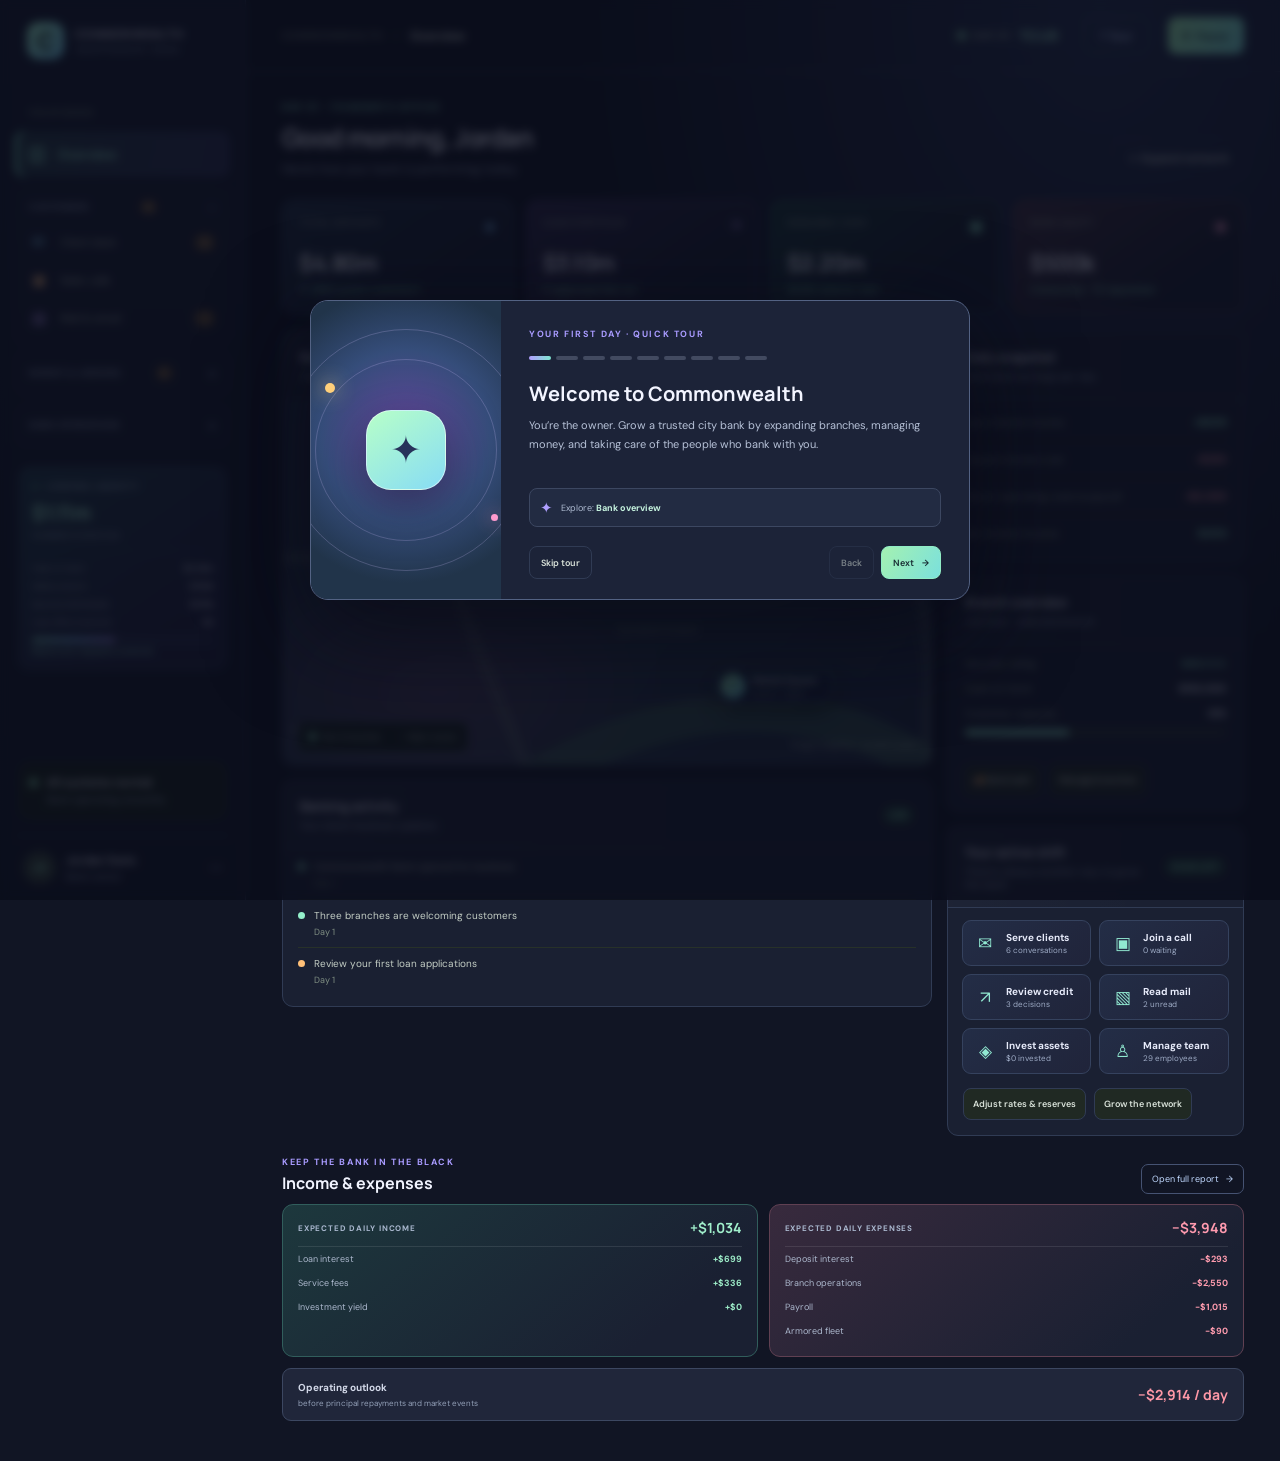
<file: bank-simulator/index.html>
<!doctype html>
<html lang="en">
  <head>
    <meta charset="utf-8">
    <meta name="viewport" content="width=device-width, initial-scale=1">
    <meta name="theme-color" content="#101713">
    <title>Commonwealth — Bank Simulator</title>
    <link rel="stylesheet" href="style.css">
  </head>
  <body>
    <div class="app-shell">
      <aside class="sidebar">
        <a class="brand" href="#" aria-label="Commonwealth home" data-tab="dashboard">
          <span class="brand-mark">C</span>
          <span><strong>COMMONWEALTH</strong><small>INDEPENDENT BANK</small></span>
        </a>
        <div class="sidebar-label">YOUR BANK</div>
        <nav class="main-nav" aria-label="Main navigation">
          <button class="nav-item active" data-tab="dashboard"><span class="nav-icon">◫</span>Overview</button>
          <details class="nav-group nav-group-customers" open>
            <summary><span>Customers</span><span class="nav-group-count" id="customer-count"></span></summary>
            <button class="nav-item" data-tab="clients"><span class="nav-icon">✉</span>Client desk <span class="nav-count alert-count" id="request-count">3</span></button>
            <button class="nav-item" data-tab="calls"><span class="nav-icon">▣</span>Sales calls <span class="nav-count alert-count" id="call-count"></span></button>
            <button class="nav-item" data-tab="mail"><span class="nav-icon">▧</span>Mail & email <span class="nav-count alert-count" id="mail-count"></span></button>
          </details>
          <details class="nav-group nav-group-finance">
            <summary><span>Money & lending</span><span class="nav-group-count" id="finance-count"></span></summary>
            <button class="nav-item" data-tab="lending"><span class="nav-icon">↗</span>Loan applications <span class="nav-count alert-count" id="application-count">0</span></button>
            <button class="nav-item" data-tab="loans"><span class="nav-icon">▤</span>Active loans</button>
            <button class="nav-item" data-tab="investments"><span class="nav-icon">◈</span>Investments</button>
            <button class="nav-item" data-tab="cashflow"><span class="nav-icon">▧</span>Income & expenses</button>
            <button class="nav-item" data-tab="treasury"><span class="nav-icon">◎</span>Rates & reserves</button>
          </details>
          <details class="nav-group nav-group-operations">
            <summary><span>Bank operations</span></summary>
            <button class="nav-item" data-tab="branches"><span class="nav-icon">⌖</span>Branches <span class="nav-count" id="branch-count">3</span></button>
            <button class="nav-item" data-tab="staff"><span class="nav-icon">♙</span>People & payroll</button>
            <button class="nav-item" data-tab="security"><span class="nav-icon">⬡</span>Security & vault</button>
          </details>
        </nav>
        <section class="liquidity-card" aria-label="Lending liquidity">
          <div class="liquidity-title"><span>◇</span> LENDING LIQUIDITY</div>
          <strong id="lendable-cash">$0</strong>
          <small>Available to lend now</small>
          <div class="liquidity-divider"></div>
          <div class="liquidity-row"><span>Cash on hand</span><b id="cash-on-hand">$0</b></div>
          <div class="liquidity-row"><span>Safety reserve</span><b id="reserve-amount">$0</b></div>
          <div class="liquidity-row"><span>Queued withdrawals</span><b id="withdrawal-reserve">$0</b></div>
          <div class="liquidity-row"><span>Loan offers reserved</span><b id="loan-commitments">$0</b></div>
          <div class="liquidity-meter"><i id="liquidity-meter-fill"></i></div>
          <small id="liquidity-status">Checking liquidity</small>
        </section>
        <div class="sidebar-spacer"></div>
        <div class="side-health">
          <span class="health-dot"></span>
          <span><b>All systems normal</b><small>Bank operating smoothly</small></span>
        </div>
        <div class="profile">
          <div class="avatar">JD</div>
          <span><b>Jordan Davis</b><small>Bank owner</small></span>
          <span class="profile-more">···</span>
        </div>
      </aside>

      <main class="main-area">
        <header class="topbar">
          <div class="breadcrumb"><span>COMMONWEALTH</span><b>/</b><strong id="page-title">Overview</strong></div>
          <div class="topbar-right">
            <div class="day-display"><span class="live-dot"></span><span id="day-label">DAY 01</span><strong id="day-clock">04:00</strong></div>
            <button class="button button-quiet tutorial-button" data-action="tutorial-replay" aria-label="Start the guided tour">? Tour</button>
            <button class="button button-primary end-day" data-action="toggle-clock" id="clock-toggle"><span>Ⅱ</span> Pause</button>
          </div>
        </header>
        <div id="screen" class="screen"></div>
      </main>
    </div>
    <div id="toast" class="toast" role="status" aria-live="polite"></div>
    <div id="tutorial-layer"></div>
    <script src="app.js"></script>
  </body>
</html>
</file>
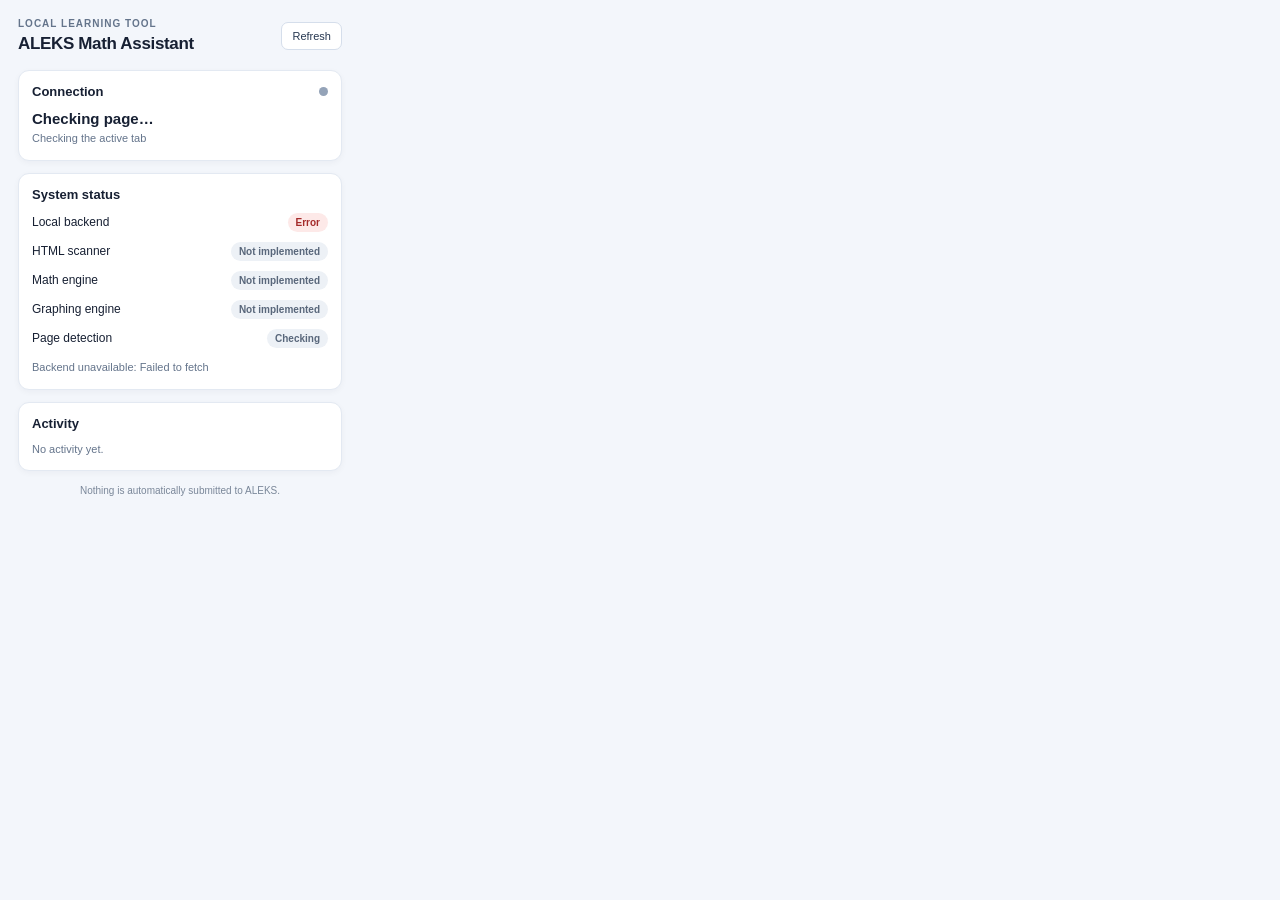
<file: aleks/extension/popup.html>
<!doctype html>
<html lang="en">
  <head>
    <meta charset="utf-8">
    <meta name="viewport" content="width=device-width, initial-scale=1">
    <title>ALEKS Math Assistant</title>
    <link rel="stylesheet" href="popup.css">
  </head>
  <body>
    <main class="dashboard">
      <header class="header">
        <div>
          <p class="eyebrow">LOCAL LEARNING TOOL</p>
          <h1>ALEKS Math Assistant</h1>
        </div>
        <button id="refresh" class="refresh-button" type="button" aria-label="Refresh status">
          Refresh
        </button>
      </header>

      <section class="card connection-card" aria-labelledby="connection-heading">
        <div class="section-heading">
          <h2 id="connection-heading">Connection</h2>
          <span id="connection-indicator" class="indicator neutral" aria-hidden="true"></span>
        </div>
        <p id="connection-status" class="connection-status" role="status">Checking page…</p>
        <p id="page-detail" class="detail">Checking the active tab</p>
      </section>

      <section class="card" aria-labelledby="systems-heading">
        <div class="section-heading">
          <h2 id="systems-heading">System status</h2>
        </div>
        <ul class="status-list">
          <li><span>Local backend</span><span id="backend-status" class="badge neutral">Checking</span></li>
          <li><span>HTML scanner</span><span class="badge neutral">Not implemented</span></li>
          <li><span>Math engine</span><span class="badge neutral">Not implemented</span></li>
          <li><span>Graphing engine</span><span class="badge neutral">Not implemented</span></li>
          <li><span>Page detection</span><span id="detection-status" class="badge neutral">Checking</span></li>
        </ul>
        <p id="backend-detail" class="detail">Checking the local health endpoint</p>
      </section>

      <section class="card activity-card" aria-labelledby="activity-heading">
        <div class="section-heading">
          <h2 id="activity-heading">Activity</h2>
        </div>
        <ol id="activity-list" class="activity-list" aria-live="polite">
          <li class="empty-activity">No activity yet.</li>
        </ol>
      </section>

      <footer>Nothing is automatically submitted to ALEKS.</footer>
    </main>
    <script src="popup.js"></script>
  </body>
</html>
</file>
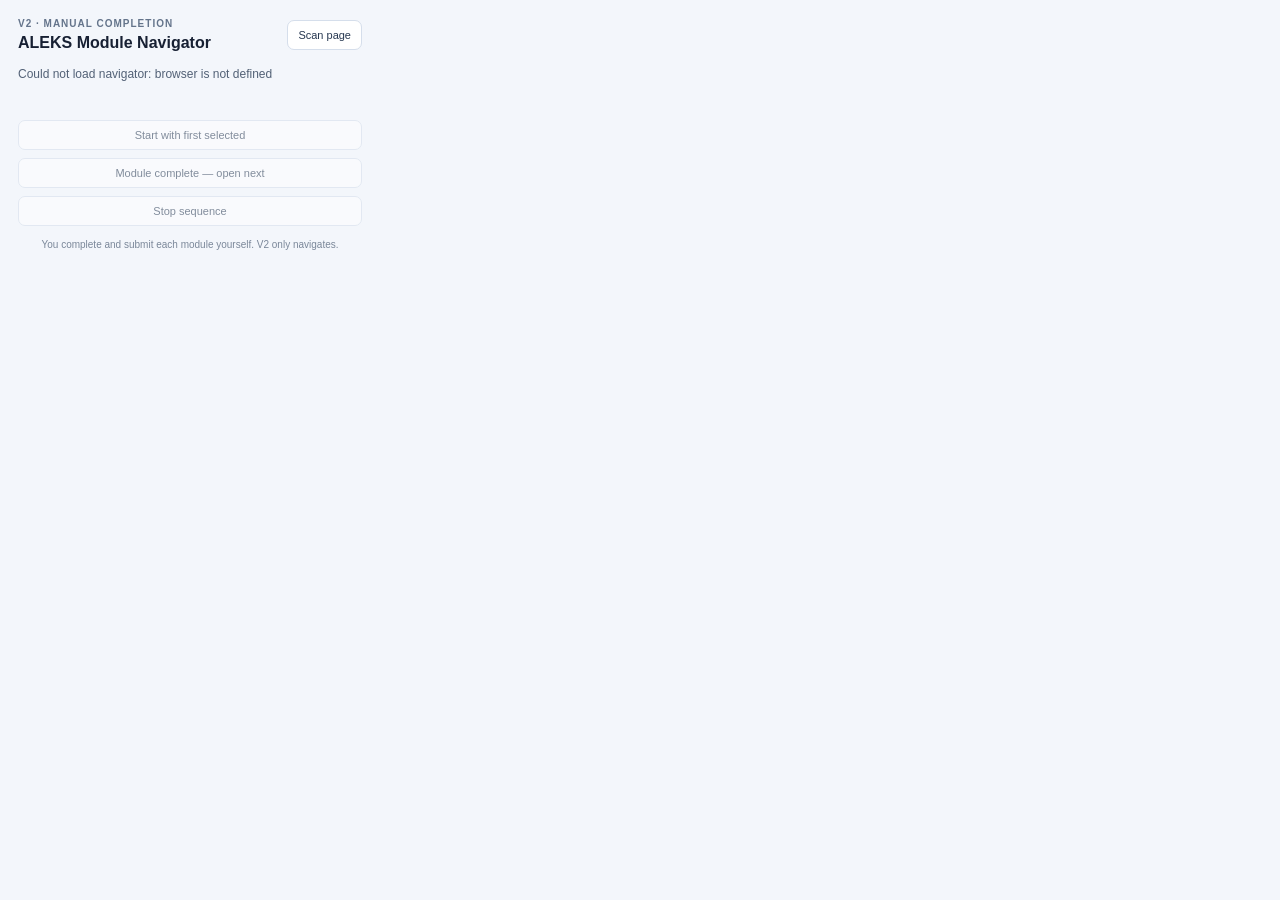
<file: aleks/v2/extension/popup.html>
<!doctype html>
<html lang="en">
  <head>
    <meta charset="utf-8">
    <meta name="viewport" content="width=device-width, initial-scale=1">
    <title>ALEKS Module Navigator</title>
    <link rel="stylesheet" href="popup.css">
  </head>
  <body>
    <main>
      <header>
        <div>
          <p class="eyebrow">V2 · MANUAL COMPLETION</p>
          <h1>ALEKS Module Navigator</h1>
        </div>
        <button id="scan" type="button">Scan page</button>
      </header>

      <p id="status" role="status">Open an ALEKS course module list, then scan the page.</p>
      <ol id="modules" aria-label="Detected modules"></ol>
      <div class="actions">
        <button id="start" type="button" disabled>Start with first selected</button>
        <button id="next" type="button" disabled>Module complete — open next</button>
        <button id="stop" type="button" disabled>Stop sequence</button>
      </div>
      <footer>You complete and submit each module yourself. V2 only navigates.</footer>
    </main>
    <script src="popup.js"></script>
  </body>
</html>
</file>
<file: bank-simulator/style.css>
@import url('https://fonts.googleapis.com/css2?family=DM+Sans:wght@400;500;600;700&family=Manrope:wght@400;500;600;700;800&display=swap');

:root {
  color-scheme: dark;
  --bg: #101713;
  --panel: #171f1a;
  --panel-raised: #1c2620;
  --line: #29342d;
  --muted: #8d9b91;
  --text: #eef4ed;
  --green: #b6ef67;
  --green-dark: #202e1a;
  --orange: #eab879;
  --red: #ef8175;
  font-family: "DM Sans", sans-serif;
}

* { box-sizing: border-box; }
body { margin: 0; min-width: 320px; min-height: 100vh; color: var(--text); background: var(--bg); }
button, input { font: inherit; }
button { color: inherit; cursor: pointer; }
.app-shell { display: flex; min-height: 100vh; }
.sidebar { position: sticky; top: 0; width: 246px; height: 100vh; flex: 0 0 246px; display: flex; flex-direction: column; overflow-y: auto; padding: 22px 15px 16px; border-right: 1px solid var(--line); background: #131a16; }
.brand { display: flex; gap: 11px; align-items: center; padding: 0 12px; text-decoration: none; color: var(--text); }
.brand-mark { width: 37px; height: 37px; display: grid; place-items: center; border-radius: 12px; background: var(--green); color: #172010; font: 800 24px Manrope, sans-serif; }
.brand strong, .brand small, .profile b, .profile small, .side-health b, .side-health small { display: block; }
.brand strong { font: 700 11px Manrope, sans-serif; letter-spacing: 1.25px; }
.brand small { margin-top: 3px; color: var(--muted); font-size: 9px; letter-spacing: 1.5px; }
.sidebar-label { padding: 0 13px; margin: 47px 0 12px; color: #6e7c71; font-size: 10px; font-weight: 700; letter-spacing: 1.2px; }
.main-nav { display: grid; gap: 5px; }
.nav-item { width: 100%; display: flex; align-items: center; gap: 13px; border: 0; border-radius: 9px; background: transparent; padding: 11px 13px; color: #a7b3a9; text-align: left; font-size: 13px; }
.nav-item:hover { color: var(--text); background: #1b241e; }
.nav-item.active { background: #232e25; color: var(--green); font-weight: 600; }
.nav-icon { width: 17px; color: #93a398; font-size: 18px; text-align: center; }
.nav-item.active .nav-icon { color: var(--green); }
.nav-count { margin-left: auto; min-width: 21px; padding: 2px 6px; border-radius: 20px; background: #313c33; color: #bec9bf; font-size: 10px; text-align: center; }
.nav-count:empty { display: none; }
.alert-count:not(:empty) { background: #55432e; color: #f2c88e; }
.nav-group { min-width: 0; margin-top: 5px; padding: 3px 4px 5px; border: 1px solid #ffffff0c; border-radius: 9px; background: #ffffff04; }
.nav-group summary { display: flex; justify-content: space-between; align-items: center; gap: 7px; padding: 7px 9px; border-radius: 6px; color: #93a2bb; cursor: pointer; font-size: 9px; font-weight: 700; letter-spacing: .5px; list-style: none; text-transform: uppercase; }
.nav-group summary::-webkit-details-marker { display: none; }
.nav-group summary::after { color: #7f91ae; content: "+"; font-size: 14px; }
.nav-group[open] summary::after { content: "−"; }
.nav-group summary:hover { background: #ffffff08; color: #e2e8fa; }
.nav-group-count:not(:empty) { min-width: 17px; padding: 2px 5px; border-radius: 10px; background: #55432e; color: #f2c88e; font-size: 8px; text-align: center; }
.nav-group .nav-item { padding: 9px 10px; font-size: 11px; }
.nav-group .nav-icon { font-size: 15px; }
.sidebar-spacer { flex: 1; min-height: 50px; }
.side-health { display: flex; gap: 10px; align-items: flex-start; margin: 0 4px 16px; padding: 12px 10px; border: 1px solid #29382c; border-radius: 10px; background: #18221b; }
.health-dot, .live-dot { width: 7px; height: 7px; flex: 0 0 7px; margin-top: 4px; border-radius: 50%; background: var(--green); box-shadow: 0 0 10px #b6ef6780; }
.side-health b { font-size: 11px; font-weight: 600; }
.side-health small { margin-top: 4px; color: var(--muted); font-size: 10px; }
.profile { display: flex; gap: 10px; align-items: center; padding: 15px 8px 0; border-top: 1px solid var(--line); }
.avatar { width: 33px; height: 33px; display: grid; place-items: center; border-radius: 50%; background: #364439; color: var(--green); font-size: 10px; font-weight: 700; }
.profile b { font-size: 11px; font-weight: 600; }
.profile small { margin-top: 3px; color: var(--muted); font-size: 10px; }
.profile-more { margin-left: auto; color: var(--muted); font-size: 21px; }
.main-area { min-width: 0; flex: 1; }
.topbar { height: 72px; display: flex; align-items: center; justify-content: space-between; padding: 0 36px; border-bottom: 1px solid var(--line); }
.breadcrumb { display: flex; gap: 11px; align-items: center; color: #758279; font-size: 10px; font-weight: 700; letter-spacing: 1px; }
.breadcrumb b { color: #4a574d; }
.breadcrumb strong { color: #dce5dc; font-size: 12px; letter-spacing: 0; }
.topbar-right { display: flex; gap: 18px; align-items: center; }
.day-display { display: flex; gap: 8px; align-items: center; color: #9fad9f; font-size: 10px; font-weight: 700; letter-spacing: 1px; }
.day-display .live-dot { margin: 0; }
.day-display strong { min-width: 46px; color: #a3f1cd; font: 700 14px Manrope, sans-serif; letter-spacing: .3px; }
.button { display: inline-flex; gap: 8px; align-items: center; justify-content: center; min-height: 37px; padding: 0 14px; border: 1px solid var(--line); border-radius: 8px; background: #202923; color: #dae3da; font-size: 11px; font-weight: 600; transition: .15s; }
.button:hover { border-color: #536254; background: #28332b; }
.button-primary { border-color: var(--green); background: var(--green); color: #1a2415; }
.button-primary:hover { border-color: #caf78d; background: #caf78d; color: #1a2415; }
.button-quiet { background: transparent; }
.button-danger { color: var(--red); }
.screen { max-width: 1600px; margin: auto; padding: 29px 36px 40px; }
.page-heading { display: flex; justify-content: space-between; align-items: flex-end; gap: 18px; margin-bottom: 23px; }
.eyebrow { margin-bottom: 7px; color: var(--green); font-size: 9px; font-weight: 700; letter-spacing: 1.6px; text-transform: uppercase; }
h1, h2, h3, p { margin-top: 0; }
h1 { margin-bottom: 6px; font: 700 25px Manrope, sans-serif; letter-spacing: -.7px; }
.subtitle { margin: 0; color: var(--muted); font-size: 12px; }
.metrics { display: grid; grid-template-columns: repeat(4, minmax(0, 1fr)); gap: 13px; margin-bottom: 18px; }
.metric-card, .panel { border: 1px solid var(--line); border-radius: 11px; background: var(--panel); }
.metric-card { min-height: 113px; padding: 15px 16px; }
.metric-head { display: flex; justify-content: space-between; gap: 6px; color: #9aa79d; font-size: 10px; }
.metric-icon { color: var(--green); font-size: 15px; }
.metric-value { margin-top: 12px; font: 700 22px Manrope, sans-serif; letter-spacing: -.5px; }
.metric-foot { display: flex; gap: 6px; align-items: center; margin-top: 5px; color: #87958a; font-size: 10px; }
.positive { color: var(--green); }
.negative { color: var(--red); }
.main-grid { display: grid; grid-template-columns: minmax(0, 1.75fr) minmax(270px, .8fr); gap: 15px; }
.panel-heading { display: flex; align-items: center; justify-content: space-between; gap: 12px; padding: 16px 17px; border-bottom: 1px solid var(--line); }
.panel-heading h2, .panel-heading h3 { margin: 0; font: 600 13px Manrope, sans-serif; }
.panel-heading p { margin: 4px 0 0; color: var(--muted); font-size: 10px; }
.map-tools { display: flex; gap: 6px; align-items: center; }
.map-tool { width: 30px; height: 29px; padding: 0; border: 1px solid var(--line); border-radius: 6px; background: #202923; color: #bdc9bd; font-size: 15px; }
.map-tool:hover { border-color: #667467; }
.map-wrap { position: relative; height: 365px; overflow: hidden; border-radius: 0 0 11px 11px; background-color: #202c24; background-image: radial-gradient(ellipse at 68% 34%, #314438 0, transparent 26%), radial-gradient(ellipse at 24% 80%, #293a30 0, transparent 32%), linear-gradient(135deg, #1d2922, #25352a 55%, #1b2921); cursor: grab; touch-action: none; }
.map-wrap:active { cursor: grabbing; }
.map-wrap::before { position: absolute; inset: 0; content: ""; opacity: .23; background-image: linear-gradient(#80938214 1px, transparent 1px), linear-gradient(90deg, #80938214 1px, transparent 1px); background-size: 31px 31px; }
.map-world { position: absolute; width: 1060px; height: 710px; transform-origin: 0 0; }
.map-world svg { position: absolute; inset: 0; width: 100%; height: 100%; overflow: visible; pointer-events: none; }
.road { fill: none; stroke: #718177; stroke-width: 13; opacity: .23; }
.road-line { fill: none; stroke: #b0bba9; stroke-width: 1.3; stroke-dasharray: 4 9; opacity: .42; }
.river { fill: none; stroke: #406557; stroke-width: 38; opacity: .55; }
.map-district { position: absolute; color: #92a496; font-size: 10px; font-weight: 700; letter-spacing: 2px; opacity: .78; }
.map-label { position: absolute; color: #8c9c8f; font-size: 9px; letter-spacing: 1px; opacity: .75; }
.map-pin { position: absolute; display: flex; gap: 7px; align-items: center; min-width: 120px; padding: 6px 9px 6px 6px; border: 1px solid #576d58; border-radius: 24px; background: #17221c; box-shadow: 0 6px 18px #09110db3; text-align: left; cursor: pointer; }
.map-pin:hover, .map-pin.selected { border-color: var(--green); }
.pin-symbol { width: 24px; height: 24px; display: grid; place-items: center; border-radius: 50%; background: var(--green); color: #203019; font-size: 12px; font-weight: 700; }
.map-pin strong { display: block; color: #e5eee4; font-size: 9px; white-space: nowrap; }
.map-pin small { display: block; margin-top: 2px; color: #9cab9e; font-size: 8px; }
.map-legend { position: absolute; left: 15px; bottom: 13px; display: flex; gap: 15px; padding: 8px 10px; border: 1px solid #5362558c; border-radius: 7px; background: #142019dc; color: #b1bdb2; font-size: 9px; pointer-events: none; }
.legend-dot { display: inline-block; width: 7px; height: 7px; margin-right: 5px; border-radius: 50%; background: var(--green); }
.map-hint { position: absolute; right: 12px; bottom: 14px; color: #a8b4a9; font-size: 9px; pointer-events: none; }
.side-stack { display: grid; align-content: start; gap: 14px; }
.finance-list { padding: 4px 16px 10px; }
.finance-row { display: flex; align-items: center; justify-content: space-between; gap: 10px; padding: 11px 0; border-bottom: 1px solid #273129; font-size: 10px; }
.finance-row:last-child { border-bottom: 0; }
.finance-row span:first-child { color: #9fac9f; }
.finance-row strong { font-size: 11px; font-weight: 600; }
.health-row { display: flex; justify-content: space-between; padding: 12px 17px 0; font-size: 10px; }
.health-row span { color: #9fac9f; }
.health-row strong { color: var(--green); font-size: 10px; }
.health-meter { height: 5px; margin: 10px 17px 16px; overflow: hidden; border-radius: 4px; background: #303b32; }
.health-meter span { display: block; height: 100%; border-radius: inherit; background: var(--green); }
.activity-list { padding: 2px 15px 10px; }
.activity-item { display: flex; gap: 9px; align-items: flex-start; padding: 9px 0; border-bottom: 1px solid #273129; font-size: 10px; }
.activity-item:last-child { border-bottom: 0; }
.activity-bullet { width: 7px; height: 7px; flex: 0 0 7px; margin-top: 3px; border-radius: 50%; background: var(--green); }
.activity-bullet.warn-dot { background: var(--orange); }
.activity-item p { margin: 0; color: #c3cdc4; line-height: 1.4; }
.activity-item small { display: block; margin-top: 3px; color: #7f8e82; font-size: 9px; }
.quick-actions { display: flex; gap: 8px; flex-wrap: wrap; padding: 13px 15px 15px; }
.quick-actions .button { min-height: 32px; padding: 0 9px; font-size: 9px; }
.content-grid { display: grid; grid-template-columns: minmax(0, 1fr) 310px; gap: 15px; align-items: start; }
.table-wrap { overflow-x: auto; }
table { width: 100%; border-collapse: collapse; text-align: left; }
th { padding: 11px 14px; color: #87958a; font-size: 9px; font-weight: 600; letter-spacing: .5px; text-transform: uppercase; }
td { padding: 13px 14px; border-top: 1px solid #29342d; color: #d8e1d8; font-size: 10px; }
td strong { font-size: 11px; font-weight: 600; }
.table-main { display: flex; gap: 9px; align-items: center; }
.table-avatar { width: 27px; height: 27px; display: grid; place-items: center; border-radius: 8px; background: #2c3a2f; color: var(--green); font-size: 10px; }
.table-main small { display: block; margin-top: 3px; color: #829084; font-size: 9px; }
.badge { display: inline-flex; align-items: center; padding: 4px 7px; border-radius: 12px; background: #28372a; color: var(--green); font-size: 9px; font-weight: 600; white-space: nowrap; }
.badge-warn { background: #3b3326; color: var(--orange); }
.badge-risk { background: #402b28; color: var(--red); }
.inline-actions { display: flex; gap: 6px; }
.inline-actions .button { min-height: 27px; padding: 0 8px; font-size: 9px; }
.loan-score { display: flex; gap: 7px; align-items: center; }
.score-track { width: 42px; height: 4px; overflow: hidden; border-radius: 4px; background: #3a433b; }
.score-track i { display: block; height: 100%; border-radius: inherit; background: var(--green); }
.stat-grid { display: grid; grid-template-columns: repeat(3, 1fr); gap: 12px; margin-bottom: 15px; }
.stat-box { padding: 15px; border: 1px solid var(--line); border-radius: 9px; background: var(--panel); }
.stat-box span { color: #9aa79d; font-size: 10px; }
.stat-box strong { display: block; margin-top: 9px; font: 700 19px Manrope, sans-serif; }
.branch-cards { display: grid; grid-template-columns: repeat(2, minmax(0, 1fr)); gap: 12px; }
.branch-card { overflow: hidden; }
.branch-card-top { display: flex; align-items: center; justify-content: space-between; padding: 15px; border-bottom: 1px solid var(--line); }
.branch-card-title { display: flex; gap: 10px; align-items: center; }
.branch-icon { width: 34px; height: 34px; display: grid; place-items: center; border-radius: 9px; background: #2a382c; color: var(--green); font-size: 17px; }
.branch-card-title strong { display: block; font-size: 12px; }
.branch-card-title small { display: block; margin-top: 4px; color: var(--muted); font-size: 9px; }
.branch-card-body { display: grid; grid-template-columns: 1fr 1fr; gap: 11px; padding: 14px 15px; }
.branch-info span { display: block; color: #89978c; font-size: 9px; }
.branch-info strong { display: block; margin-top: 5px; font-size: 11px; }
.branch-card-footer { display: flex; justify-content: space-between; align-items: center; padding: 0 15px 14px; }
.branch-card-footer .button { min-height: 30px; font-size: 9px; }
.rate-control { padding: 15px 17px; border-bottom: 1px solid var(--line); }
.rate-control:last-child { border-bottom: 0; }
.rate-label { display: flex; align-items: center; justify-content: space-between; margin-bottom: 9px; color: #b9c4ba; font-size: 10px; }
.rate-label output { color: var(--green); font-weight: 700; }
input[type="range"] { width: 100%; accent-color: var(--green); }
.range-hints { display: flex; justify-content: space-between; margin-top: 4px; color: #748177; font-size: 9px; }
.loan-rule { display: flex; justify-content: space-between; gap: 10px; padding: 10px 0; border-bottom: 1px solid #29342d; color: #9aa79d; font-size: 10px; }
.loan-rule:last-child { border: 0; }
.loan-rule strong { color: #dce5dc; }
.vault-visual { position: relative; display: grid; min-height: 190px; place-items: center; overflow: hidden; background: radial-gradient(ellipse at center, #334434, #1a241d 70%); }
.vault-door { width: 116px; height: 116px; display: grid; place-items: center; border: 8px solid #62705b; border-radius: 50%; background: radial-gradient(circle, #324131 0 40%, #29342a 41% 58%, #4f5c49 59% 62%, #222b23 63%); box-shadow: 0 0 34px #b6ef671b, inset 0 0 20px #0008; color: var(--green); font-size: 26px; }
.vault-visual p { position: absolute; bottom: 4px; margin: 0; color: #a2b09f; font-size: 9px; letter-spacing: .8px; }
.upgrade-list { display: grid; gap: 12px; }
.upgrade-card { display: flex; justify-content: space-between; gap: 15px; align-items: center; padding: 16px; }
.upgrade-card h3 { margin: 0 0 5px; font: 600 12px Manrope, sans-serif; }
.upgrade-card p { margin: 0; color: #909d92; font-size: 10px; line-height: 1.5; }
.upgrade-price { display: flex; gap: 8px; align-items: center; white-space: nowrap; }
.toast { position: fixed; z-index: 20; right: 22px; bottom: 22px; max-width: min(390px, calc(100vw - 35px)); padding: 12px 16px; transform: translateY(20px); border: 1px solid #455747; border-radius: 8px; background: #263229; color: #e6efe5; box-shadow: 0 12px 36px #0005; font-size: 11px; opacity: 0; pointer-events: none; transition: .2s; }
.toast.show { transform: translateY(0); opacity: 1; }
.empty-state { padding: 35px 20px; color: #9aa79d; text-align: center; font-size: 11px; }
.empty-state strong { display: block; margin-bottom: 6px; color: var(--text); font-size: 13px; }
.place-mode { box-shadow: inset 0 0 0 2px var(--green); cursor: crosshair; }

@media (max-width: 1000px) {
  .sidebar { width: 207px; flex-basis: 207px; }
  .screen { padding: 24px 23px 34px; }
  .topbar { padding: 0 23px; }
  .metrics { grid-template-columns: repeat(2, 1fr); }
  .main-grid { grid-template-columns: minmax(0, 1.4fr) minmax(245px, .8fr); }
  .content-grid { grid-template-columns: minmax(0, 1fr) 270px; }
}
@media (max-width: 760px) {
  .sidebar { width: 64px; flex-basis: 64px; padding: 18px 7px 12px; }
  .brand { justify-content: center; padding: 0; }
  .brand > span:last-child, .sidebar-label, .nav-item:not(.active) .nav-count, .nav-item { font-size: 0; }
  .brand-mark { width: 38px; flex: 0 0 38px; }
  .main-nav { margin-top: 36px; }
  .nav-item { height: 42px; justify-content: center; padding: 0; }
  .nav-icon { font-size: 18px; }
  .nav-count { position: absolute; margin: -25px 0 0 31px; min-width: 16px; padding: 2px 4px; font-size: 8px; }
  .nav-group { padding: 2px; }
  .nav-group summary { position: relative; justify-content: center; padding: 7px 0; font-size: 0; }
  .nav-group-customers summary::before { color: #ff9fca; content: "♙"; font-size: 14px; }
  .nav-group-finance summary::before { color: #87e9d1; content: "◈"; font-size: 14px; }
  .nav-group-operations summary::before { color: #ffd184; content: "⌂"; font-size: 14px; }
  .nav-group summary::after { font-size: 11px; }
  .nav-group-count:not(:empty) { position: absolute; top: 3px; right: 12px; min-width: 13px; padding: 1px 3px; font-size: 7px; }
  .nav-group .nav-item { font-size: 0; }
  .nav-group .nav-icon { font-size: 17px; }
  .side-health { justify-content: center; padding: 10px 5px; }
  .side-health > span:last-child, .profile > span:not(.avatar) { display: none; }
  .profile { justify-content: center; padding: 12px 0 0; }
  .topbar { height: 61px; padding: 0 14px; }
  .breadcrumb > span, .breadcrumb > b { display: none; }
  .topbar-right { gap: 10px; }
  .day-display { font-size: 8px; }
  .button.end-day { min-height: 32px; padding: 0 9px; font-size: 9px; }
  .screen { padding: 20px 14px 30px; }
  .main-grid, .content-grid { grid-template-columns: 1fr; }
  .side-stack { grid-template-columns: repeat(2, minmax(0, 1fr)); }
  .side-stack > .panel:first-child { grid-row: span 2; }
  .branch-cards { grid-template-columns: 1fr; }
}
@media (max-width: 500px) {
  .metrics { gap: 8px; }
  .metric-card { min-height: 100px; padding: 12px; }
  .metric-value { font-size: 18px; }
  .page-heading { align-items: flex-start; flex-direction: column; }
  .page-heading h1 { font-size: 22px; }
  .map-wrap { height: 310px; }
  .side-stack { grid-template-columns: 1fr; }
  .side-stack > .panel:first-child { grid-row: auto; }
  .stat-grid { grid-template-columns: 1fr; gap: 8px; }
  .stat-box { display: flex; justify-content: space-between; align-items: center; padding: 11px 13px; }
  .stat-box strong { margin-top: 0; font-size: 15px; }
  .upgrade-card { align-items: flex-start; flex-direction: column; }
  .upgrade-price { width: 100%; justify-content: space-between; }
}

:root {
  --bg: #111524;
  --panel: #1a2032;
  --panel-raised: #242d42;
  --line: #303b54;
  --muted: #a0acc2;
  --text: #f2f4ff;
  --green: #94f0cb;
  --green-dark: #193b3c;
  --orange: #ffc078;
  --red: #ff8296;
  --blue: #86c8ff;
  --purple: #c4a0ff;
  --pink: #ff9fca;
}

body { background: radial-gradient(ellipse at 86% 0, #263251 0, transparent 34%), var(--bg); }
.sidebar { background: linear-gradient(180deg, #171d30, #131827); }
.brand-mark { background: linear-gradient(135deg, #a4f6c6, #79d8fa); }
.nav-item.active { background: linear-gradient(100deg, #263b45, #2d3051); box-shadow: inset 3px 0 #86ecca; }
.nav-item:nth-child(2) .nav-icon { color: #8dd9ff; }
.nav-item:nth-child(3) .nav-icon { color: #ffc17f; }
.nav-item:nth-child(4) .nav-icon { color: #c5a1ff; }
.nav-item:nth-child(5) .nav-icon { color: #ff9fc5; }
.nav-item:nth-child(6) .nav-icon { color: #87e9d1; }
.nav-item:nth-child(7) .nav-icon { color: #ffd184; }
.metric-card:nth-child(1) { background: linear-gradient(145deg, #202f42, #1a2032 74%); border-color: #375272; }
.metric-card:nth-child(2) { background: linear-gradient(145deg, #30294a, #1a2032 74%); border-color: #4a3d70; }
.metric-card:nth-child(3) { background: linear-gradient(145deg, #1d3b3d, #1a2032 74%); border-color: #315d5e; }
.metric-card:nth-child(4) { background: linear-gradient(145deg, #413143, #1a2032 74%); border-color: #654358; }
.metric-card:nth-child(1) .metric-icon { color: var(--blue); }
.metric-card:nth-child(2) .metric-icon { color: var(--purple); }
.metric-card:nth-child(3) .metric-icon { color: var(--green); }
.metric-card:nth-child(4) .metric-icon { color: var(--pink); }
.badge-blue { background: #203d56; color: #a8d7ff; }
.badge { background: #203c37; color: #9af0d2; }
.badge-warn { background: #493829; color: #ffd096; }
.badge-risk { background: #492c3a; color: #ff9fb0; }
.button-primary { border-color: #90ecc5; background: linear-gradient(120deg, #a4f1b1, #7be0dc); color: #172a32; }
.button-primary:hover { border-color: #c3ffe0; background: linear-gradient(120deg, #c0ffc9, #9cf0ee); color: #172a32; }
.map-wrap { background-image: radial-gradient(ellipse at 68% 34%, #38535f 0, transparent 28%), radial-gradient(ellipse at 24% 80%, #463b59 0, transparent 33%), linear-gradient(135deg, #222b41, #27384a 55%, #20283e); }
.map-pin { border-color: #648497; background: #172238; }
.pin-symbol { background: linear-gradient(135deg, #a7f3b2, #70d7e9); }
.panel-heading { background-image: linear-gradient(90deg, #ffffff04, transparent 70%); }
.positive { color: #91efc7; }
.negative { color: #ff98a7; }
.section-title { display: flex; justify-content: space-between; align-items: center; margin: 0 0 10px; }
.section-title h2 { margin: 0; font: 600 14px Manrope, sans-serif; }
.client-layout { display: grid; grid-template-columns: minmax(0, 1.4fr) minmax(270px, .75fr); gap: 16px; align-items: start; }
.request-list { display: grid; gap: 11px; }
.request-card { overflow: hidden; border-color: #35435c; background: linear-gradient(140deg, #212b40, #1a2032 68%); }
.request-card.request-offered { border-color: #664f8c; background: linear-gradient(140deg, #302747, #1a2032 72%); }
.request-top { display: flex; justify-content: space-between; align-items: center; gap: 10px; padding: 14px 16px; border-bottom: 1px solid #354057; }
.table-avatar { background: linear-gradient(135deg, #365273, #3e426e); color: #d3e6ff; }
.loan-avatar { background: linear-gradient(135deg, #315c5e, #315376); color: #a9f5dc; }
.call-avatar { background: linear-gradient(135deg, #705035, #78445d); color: #ffe0ad; }
.message-avatar { background: linear-gradient(135deg, #3f4a79, #604b7b); color: #dfc7ff; }
.request-content { padding: 14px 16px 16px; }
.request-title { color: #f1e7ff; font: 700 13px Manrope, sans-serif; }
.request-content > p { margin: 8px 0 11px; color: #bdc7da; font-size: 11px; line-height: 1.55; }
.request-facts { display: flex; gap: 17px; flex-wrap: wrap; color: #92a1bb; font-size: 9px; }
.request-facts strong { margin-left: 4px; color: #e6ecfa; font-size: 10px; }
.client-products { margin-top: 9px; color: #91a1bb; font-size: 9px; }
.offer-editor { display: flex; align-items: flex-end; justify-content: space-between; gap: 12px; margin-top: 15px; padding: 12px; border: 1px solid #394765; border-radius: 9px; background: #161e30; }
.offer-editor label { display: grid; gap: 7px; color: #aebbd2; font-size: 10px; }
.offer-editor label span { display: flex; gap: 6px; align-items: center; color: #d4dcef; }
.offer-editor input { width: 83px; padding: 7px 8px; border: 1px solid #536280; border-radius: 6px; outline: none; background: #202a3f; color: #eff3ff; font-size: 11px; }
.offer-editor input:focus { border-color: var(--blue); }
.offer-editor-split { justify-content: flex-start; }
.offer-editor-split label + label { margin-left: auto; }
.field-hint { color: #8e9db5; font-size: 9px; }
.request-actions { display: flex; gap: 7px; flex-wrap: wrap; margin-top: 11px; }
.request-actions .button, .request-content > .button { min-height: 31px; font-size: 9px; }
.offer-summary { margin: 12px 0; padding: 10px; border-radius: 7px; background: #3a2e51; color: #dfccff; font-size: 10px; line-height: 1.6; }
.client-roster { position: sticky; top: 16px; }
.client-list { padding: 4px 14px 10px; }
.client-row { display: grid; grid-template-columns: minmax(0, 1fr) 92px; gap: 10px; align-items: center; padding: 11px 0; border-bottom: 1px solid #303b53; }
.client-row:last-child { border-bottom: 0; }
.client-row .table-main { min-width: 0; }
.client-row .table-main > span:last-child { min-width: 0; }
.client-row .table-main strong { display: block; overflow: hidden; text-overflow: ellipsis; white-space: nowrap; font-size: 10px; }
.client-row .table-main small { font-size: 8px; }
.anger-label { display: flex; justify-content: space-between; color: #a5b1c6; font-size: 8px; }
.anger-label strong { color: #c7d1e4; font-size: 9px; }
.anger-meter, .payoff-track { height: 5px; margin-top: 5px; overflow: hidden; border-radius: 5px; background: #364159; }
.anger-meter i { display: block; height: 100%; border-radius: inherit; background: linear-gradient(90deg, #86e6bd, #ffcb78, #ff8397); }
.anger-meter i.anger-high { background: linear-gradient(90deg, #ffb078, #ff718d); }
.anger-key { display: flex; gap: 11px; flex-wrap: wrap; padding: 0 14px 14px; color: #9baac0; font-size: 8px; }
.anger-key-dot { display: inline-block; width: 7px; height: 7px; margin-right: 4px; border-radius: 50%; background: #8cebc3; }
.anger-key-dot.tense { background: #ffc078; }
.anger-key-dot.leave { background: #ff8296; }
.table-subline { display: block; margin-top: 3px; color: #9aa8be; font-size: 9px; }
.payoff-track { width: 100%; max-width: 112px; height: 4px; margin-top: 7px; }
.payoff-track i { display: block; height: 100%; border-radius: inherit; background: linear-gradient(90deg, #7fe6d0, #a9a0ff); }
.loan-rule { border-color: #303c54; }
.tutorial-button { min-width: 67px; border-color: #3d5267; color: #c4dcff; }
.tutorial-backdrop { position: fixed; z-index: 40; inset: 0; background: #090c19bd; backdrop-filter: blur(5px); }
.tutorial-card { position: fixed; z-index: 41; top: 50%; left: 50%; display: grid; grid-template-columns: 190px minmax(0, 1fr); width: min(660px, calc(100vw - 32px)); overflow: hidden; transform: translate(-50%, -50%); border: 1px solid #536283; border-radius: 18px; background: #1c2338; box-shadow: 0 30px 100px #070914b3; }
.tutorial-art { position: relative; display: grid; min-height: 285px; place-items: center; overflow: hidden; background: radial-gradient(circle at 50% 45%, #6748a2, #354d7a 45%, #21344a 78%); }
.tutorial-art::before, .tutorial-art::after { position: absolute; width: 180px; height: 180px; border: 1px solid #d5c5ff38; border-radius: 50%; content: ""; }
.tutorial-art::after { width: 240px; height: 240px; }
.tutorial-art > span { z-index: 1; display: grid; width: 80px; height: 80px; place-items: center; border: 1px solid #fff8; border-radius: 25px; background: linear-gradient(145deg, #b7ffc8, #87dcf5); color: #27325a; box-shadow: 0 13px 50px #16142788; font-size: 38px; }
.tutorial-art-orbit { position: absolute; width: 10px; height: 10px; border-radius: 50%; background: #ffd07b; box-shadow: 0 0 20px #ffd07b; transform: translate(-76px, -62px); }
.tutorial-art-orbit.second { width: 7px; height: 7px; background: #ff9bcf; box-shadow: 0 0 18px #ff9bcf; transform: translate(88px, 67px); }
.tutorial-copy { padding: 27px 28px 20px; }
.tutorial-copy .eyebrow { color: #a99bff; }
.tutorial-progress { display: flex; gap: 5px; margin: 16px 0 20px; }
.tutorial-progress i { width: 22px; height: 4px; border-radius: 5px; background: #424a60; }
.tutorial-progress i.current { background: linear-gradient(90deg, #b29eff, #7ee6d0); }
.tutorial-copy h2 { margin: 0 0 9px; font: 700 20px Manrope, sans-serif; }
.tutorial-copy > p { min-height: 55px; margin-bottom: 17px; color: #b6c1d7; font-size: 11px; line-height: 1.7; }
.tutorial-current { display: flex; gap: 8px; align-items: center; min-height: 39px; padding: 8px 10px; border: 1px solid #3c4761; border-radius: 8px; background: #222b42; color: #aebbd1; font-size: 9px; }
.tutorial-current strong { color: #c6f4df; }
.tutorial-current-icon { color: #af9fff; font-size: 15px; }
.tutorial-footer { display: flex; align-items: center; justify-content: space-between; gap: 12px; margin-top: 19px; }
.tutorial-footer > div { display: flex; gap: 7px; }
.tutorial-footer .button { min-height: 33px; padding: 0 11px; font-size: 9px; }
button:disabled { cursor: not-allowed; opacity: .48; }

@media (max-width: 900px) {
  .client-layout { grid-template-columns: minmax(0, 1fr); }
  .client-roster { position: static; }
}
@media (max-width: 600px) {
  .tutorial-card { grid-template-columns: 1fr; max-height: calc(100vh - 28px); overflow-y: auto; }
  .tutorial-art { min-height: 110px; }
  .tutorial-art::before { width: 130px; height: 130px; }
  .tutorial-art::after { width: 180px; height: 180px; }
  .tutorial-art > span { width: 58px; height: 58px; border-radius: 18px; font-size: 27px; }
  .tutorial-copy { padding: 18px 19px 16px; }
  .tutorial-progress { margin: 10px 0 14px; }
  .tutorial-copy h2 { font-size: 18px; }
  .tutorial-copy > p { min-height: 0; }
  .tutorial-footer { margin-top: 14px; }
  .offer-editor { align-items: flex-start; flex-direction: column; }
  .shift-actions { grid-template-columns: 1fr 1fr; padding: 10px; }
  .zoom-call-list, .investment-grid, .staff-grid { grid-template-columns: 1fr; }
  .investment-note { flex-direction: column; gap: 5px; }
  .zoom-actions .button { flex: 1 1 120px; }
  .topbar-right { gap: 6px; }
  .day-display { gap: 5px; }
  .day-display strong { min-width: auto; font-size: 10px; }
  .cashflow-grid, .cashflow-report-grid, .cashflow-report-columns { grid-template-columns: 1fr; }
  .cashflow-report-grid > section:nth-child(2) { min-width: 0; }
  .cashflow-heading { align-items: flex-start; flex-direction: column; }
  .cashflow-link { align-self: flex-end; }
  .cashflow-net { grid-column: auto; }
  .tutorial-button { min-width: 50px; padding: 0 7px; font-size: 9px; }
  .button.end-day { padding: 0 7px; font-size: 8px; }
}
@media (max-width: 500px) {
  .breadcrumb strong { display: none; }
}
.cashflow-section { margin-top: 20px; }
.cashflow-heading { display: flex; justify-content: space-between; align-items: end; gap: 12px; margin-bottom: 10px; }
.cashflow-heading .eyebrow { margin-bottom: 4px; color: #a99bff; }
.cashflow-heading h2 { margin: 0; font: 700 16px Manrope, sans-serif; }
.cashflow-link { display: inline-flex; gap: 7px; align-items: center; padding: 8px 10px; border: 1px solid #455272; border-radius: 7px; color: #c1d9ff; font-size: 9px; text-decoration: none; }
.cashflow-link:hover { border-color: #8d9ef0; background: #242d47; }
.cashflow-grid { display: grid; grid-template-columns: repeat(2, minmax(0, 1fr)); gap: 11px; }
.cashflow-card { padding: 13px 15px; }
.income-card { border-color: #315e5c; background: linear-gradient(140deg, #1d383d, #1a2032 80%); }
.expense-card { border-color: #604052; background: linear-gradient(140deg, #382a3d, #1a2032 80%); }
.cashflow-card-heading { display: flex; justify-content: space-between; align-items: center; gap: 8px; padding-bottom: 9px; border-bottom: 1px solid #ffffff19; }
.cashflow-card-heading span { color: #aab8cf; font-size: 8px; font-weight: 700; letter-spacing: .8px; }
.cashflow-card-heading strong { color: #a1f0cc; font: 700 14px Manrope, sans-serif; }
.expense-card .cashflow-card-heading strong { color: #ff9aaf; }
.cashflow-line { display: flex; justify-content: space-between; gap: 10px; padding: 6px 0; color: #acb8cd; font-size: 9px; }
.cashflow-line strong { color: #e6ecfa; font-size: 9px; white-space: nowrap; }
.income-card .cashflow-line strong { color: #9cebc7; }
.expense-card .cashflow-line strong { color: #ff9caf; }
.cashflow-net { display: flex; justify-content: space-between; align-items: center; gap: 12px; grid-column: 1 / -1; padding: 12px 15px; border: 1px solid #3c4761; border-radius: 9px; background: #20263a; }
.cashflow-net > span { color: #d3d9e9; font-size: 10px; font-weight: 700; }
.cashflow-net small { display: block; margin-top: 4px; color: #929fb7; font-size: 8px; font-weight: 400; }
.cashflow-net > strong { font: 700 14px Manrope, sans-serif; white-space: nowrap; }
.cashflow-report-grid { display: grid; grid-template-columns: minmax(0, 1.1fr) minmax(280px, .9fr); gap: 14px; align-items: start; }
.cashflow-report-columns { display: grid; grid-template-columns: repeat(2, minmax(0, 1fr)); gap: 17px; padding: 16px; }
.cashflow-report-column h3 { margin: 0 0 9px; color: #c6d2e7; font: 700 10px Manrope, sans-serif; text-transform: uppercase; }
.cashflow-report-column:first-child h3 { color: #9cebc7; }
.cashflow-report-column:last-child h3 { color: #ff9caf; }
.cashflow-report-column .cashflow-line { border-bottom: 1px solid #ffffff0b; }
.cashflow-total, .cashflow-outlook { display: flex; justify-content: space-between; gap: 10px; margin-top: 8px; padding-top: 10px; border-top: 1px solid #ffffff20; color: #e2e8f4; font-size: 9px; font-weight: 700; }
.cashflow-total strong, .cashflow-outlook strong { font-size: 11px; white-space: nowrap; }
.cashflow-outlook { margin: 0; padding: 13px 16px; background: #ffffff06; }
.cashflow-legend { display: flex; gap: 14px; padding: 12px 15px 4px; color: #aab7ca; font-size: 8px; }
.cashflow-legend span { display: inline-flex; gap: 5px; align-items: center; }
.cashflow-legend i { width: 9px; height: 5px; border-radius: 3px; }
.cashflow-chart { display: grid; gap: 10px; padding: 12px 15px 15px; }
.cashflow-bar-row { display: grid; grid-template-columns: 39px minmax(0, 1fr) 49px; gap: 8px; align-items: center; }
.cashflow-bar-row > span { color: #97a5bc; font-size: 8px; }
.cashflow-bar-row > strong { font-size: 8px; text-align: right; white-space: nowrap; }
.cashflow-bars { display: grid; gap: 3px; }
.cashflow-bars i { display: block; min-width: 2px; height: 5px; border-radius: 5px; }
.cashflow-bar-income { background: linear-gradient(90deg, #67d9c1, #91efc7); }
.cashflow-bar-expense { background: linear-gradient(90deg, #e8769e, #ffae91); }
.cashflow-footnote { padding: 0 15px 14px; color: #8f9db5; font-size: 8px; line-height: 1.5; }
.cashflow-history-panel { margin-top: 14px; }

.liquidity-card {
  margin: 20px 4px 0;
  padding: 13px 12px 11px;
  border: 1px solid #3c5264;
  border-radius: 10px;
  background: linear-gradient(145deg, #203b48, #20223d 78%);
  box-shadow: inset 0 1px #ffffff0b;
}
.liquidity-title {
  color: #a7bdd0;
  font-size: 8px;
  font-weight: 700;
  letter-spacing: 1px;
}
.liquidity-title span { margin-right: 4px; color: var(--green); }
.liquidity-card > strong {
  display: block;
  margin-top: 8px;
  color: #a3f1cd;
  font: 700 20px Manrope, sans-serif;
  letter-spacing: -.5px;
}
.liquidity-card > small {
  display: block;
  margin-top: 3px;
  color: #a0acc2;
  font-size: 9px;
}
.liquidity-divider { height: 1px; margin: 10px 0 7px; background: #ffffff17; }
.liquidity-row {
  display: flex;
  justify-content: space-between;
  gap: 5px;
  padding: 4px 0;
  color: #aeb9ca;
  font-size: 8px;
}
.liquidity-row b { color: #e4e9f4; font-size: 8px; font-weight: 600; white-space: nowrap; }
.liquidity-meter { height: 4px; margin-top: 7px; overflow: hidden; border-radius: 5px; background: #313b54; }
.liquidity-meter i { display: block; height: 100%; border-radius: inherit; background: linear-gradient(90deg, #8ee8c4, #83caff, #b29aff); transition: width .2s ease; }
.liquidity-card > small:last-child { color: #9af0d2; }
.shift-actions { display: grid; grid-template-columns: repeat(2, minmax(0, 1fr)); gap: 8px; padding: 12px 14px 4px; }
.shift-action { display: grid; grid-template-columns: 25px minmax(0, 1fr); align-items: center; gap: 1px 8px; padding: 10px; border: 1px solid #35425e; border-radius: 9px; background: linear-gradient(140deg, #232d46, #20243a); text-align: left; }
.shift-action:hover { border-color: #7d9be0; background: #2a3551; }
.shift-action > span { grid-row: span 2; color: #91e9d1; font-size: 17px; text-align: center; }
.shift-action strong { color: #e7ebfa; font-size: 10px; }
.shift-action small { color: #9eabc5; font-size: 8px; }
.shift-panel > .quick-actions { padding-top: 10px; }
.zoom-call-list, .mail-list, .investment-grid, .staff-grid { display: grid; gap: 13px; }
.zoom-call-list { grid-template-columns: repeat(auto-fit, minmax(280px, 1fr)); }
.zoom-card { overflow: hidden; border-color: #405075; }
.zoom-screen { position: relative; display: grid; min-height: 255px; align-content: center; justify-items: center; overflow: hidden; padding: 25px; background: radial-gradient(ellipse at 50% 30%, #4b5281, #252b48 54%, #171d31); text-align: center; }
.zoom-screen::before, .zoom-screen::after { position: absolute; width: 310px; height: 310px; border: 1px solid #c5b7ff20; border-radius: 50%; content: ""; }
.zoom-screen::after { width: 230px; height: 230px; }
.zoom-client { z-index: 1; display: grid; justify-items: center; }
.zoom-avatar { display: grid; width: 78px; height: 78px; place-items: center; margin-bottom: 12px; border: 3px solid #ffffff44; border-radius: 50%; background: linear-gradient(140deg, #70d7d1, #7185d5 58%, #b280d7); color: #fff; box-shadow: 0 10px 40px #10142c; font: 700 20px Manrope, sans-serif; }
.zoom-client strong { color: #f0efff; font: 700 14px Manrope, sans-serif; }
.zoom-client small { margin-top: 4px; color: #bac3df; font-size: 9px; }
.zoom-status { position: absolute; z-index: 1; top: 14px; left: 14px; display: flex; align-items: center; gap: 6px; padding: 6px 8px; border: 1px solid #ffffff21; border-radius: 6px; background: #11182a99; color: #dedff4; font-size: 8px; letter-spacing: .8px; }
.zoom-status i { width: 6px; height: 6px; border-radius: 50%; background: #ff8191; box-shadow: 0 0 8px #ff8191; }
.zoom-prompt { position: absolute; z-index: 1; right: 12px; bottom: 12px; left: 12px; padding: 8px; border-radius: 7px; background: #11182acc; color: #e4e6f4; font-size: 9px; line-height: 1.45; }
.zoom-actions { display: flex; gap: 7px; flex-wrap: wrap; padding: 12px; }
.zoom-actions .button { min-height: 32px; padding: 0 9px; font-size: 9px; }
.call-goal { display: grid; gap: 5px; padding: 13px 15px 9px; border-bottom: 1px solid #ffffff0f; }
.call-goal small { color: #a99bff; font-size: 8px; font-weight: 700; letter-spacing: 1px; }
.call-goal strong { color: #e8eaff; font: 700 12px Manrope, sans-serif; }
.call-goal span { color: #aab8d2; font-size: 9px; }
.call-chat { display: grid; max-height: 165px; gap: 7px; overflow-y: auto; padding: 11px 15px; }
.call-line { display: grid; gap: 3px; max-width: 90%; margin: 0; padding: 8px 10px; border-radius: 8px; background: #252e46; color: #c1cbe0; font-size: 9px; line-height: 1.5; }
.call-line b { color: #b6a9ff; font-size: 8px; }
.call-line-owner { justify-self: end; border: 1px solid #3b5860; background: #20363f; }
.call-line-owner b { color: #96ebd4; }
.call-line-customer { justify-self: start; }
.call-rapport { display: grid; grid-template-columns: 58px minmax(0, 1fr) 25px; gap: 8px; align-items: center; padding: 0 15px 10px; color: #aab8d2; font-size: 8px; }
.call-rapport .anger-meter { margin: 0; }
.call-rapport .anger-meter i { background: linear-gradient(90deg, #7d8bd9, #83e3d3); }
.call-rapport b { color: #d7dded; font-size: 8px; text-align: right; }
.zoom-actions { border-top: 1px solid #ffffff10; }
.zoom-actions .button:disabled { border-color: #3a455d; background: #22283a; color: #78859d; opacity: .7; }
.mail-card { padding: 15px 16px; border-color: #394766; background: linear-gradient(145deg, #232b42, #1a2032 78%); }
.mail-card.mail-read { border-color: #303b54; background: var(--panel); }
.mail-card-top { display: flex; justify-content: space-between; gap: 12px; align-items: flex-start; }
.mail-sender { color: #97a8c7; font-size: 9px; }
.mail-card h3 { margin: 5px 0 0; color: #f0efff; font: 700 13px Manrope, sans-serif; }
.mail-card > p { margin: 12px 0; color: #b7c3d9; font-size: 10px; line-height: 1.6; }
.mail-card > p.mail-preview { color: #8795af; }
.mail-actions { display: flex; gap: 7px; flex-wrap: wrap; }
.mail-actions .button { min-height: 31px; font-size: 9px; }
.investment-grid { grid-template-columns: repeat(auto-fit, minmax(260px, 1fr)); }
.investment-card { padding: 15px; border-color: #354663; }
.investment-card.bond { background: linear-gradient(145deg, #203e4a, #1a2032 75%); }
.investment-card.muni { background: linear-gradient(145deg, #352c53, #1a2032 75%); }
.investment-card.index { background: linear-gradient(145deg, #4a3046, #1a2032 75%); }
.investment-top { display: flex; justify-content: space-between; align-items: center; }
.investment-symbol { display: grid; width: 38px; height: 32px; place-items: center; border: 1px solid #ffffff22; border-radius: 8px; background: #ffffff10; color: #b9f4d8; font: 700 11px Manrope, sans-serif; }
.investment-card h3 { margin: 13px 0 5px; font: 700 14px Manrope, sans-serif; }
.investment-price { color: #b5c7e4; font: 700 17px Manrope, sans-serif; }
.investment-price small { color: #929fb8; font: 400 9px "DM Sans", sans-serif; }
.investment-card .finance-list { margin: 12px 0; padding: 5px 0; border-top: 1px solid #ffffff12; border-bottom: 1px solid #ffffff12; }
.investment-actions { display: flex; gap: 6px; flex-wrap: wrap; align-items: end; }
.investment-actions label { display: grid; gap: 5px; margin-right: auto; color: #aab8d0; font-size: 8px; }
.investment-actions input { width: 112px; padding: 7px 8px; border: 1px solid #4b5872; border-radius: 6px; background: #1c2338; color: #eef4ff; font-size: 10px; }
.investment-actions .button { min-height: 31px; padding: 0 9px; font-size: 9px; }
.investment-note { display: flex; gap: 12px; margin-top: 14px; padding: 13px 15px; color: #aab7cf; font-size: 9px; line-height: 1.5; }
.investment-note strong { flex: 0 0 auto; color: #ffd08b; }
.staff-grid { grid-template-columns: repeat(auto-fit, minmax(280px, 1fr)); }
.staff-card { padding: 15px; }
.staff-card-heading { display: flex; align-items: center; gap: 9px; }
.staff-card-heading .branch-icon { flex: 0 0 34px; }
.staff-card-heading div { min-width: 0; margin-right: auto; }
.staff-card-heading h3 { margin: 0; font: 700 12px Manrope, sans-serif; }
.staff-card-heading small { display: block; margin-top: 4px; color: #98a6bf; font-size: 8px; }
.staff-card > p { margin: 12px 0; color: #a1aec4; font-size: 9px; line-height: 1.5; }
.staff-controls { display: flex; align-items: center; justify-content: space-between; gap: 7px; padding-top: 11px; border-top: 1px solid #ffffff12; }
.staff-controls > strong { color: #e4e9f4; font-size: 9px; white-space: nowrap; }
.staff-controls .button { min-height: 31px; padding: 0 9px; font-size: 9px; }
.day-display strong { font-variant-numeric: tabular-nums; }
.withdrawal-notice {
  margin-top: 13px;
  padding: 11px 12px;
  border: 1px solid #3f536e;
  border-radius: 8px;
  background: #202b42;
  color: #b7c8df;
  font-size: 10px;
  line-height: 1.55;
}
.withdrawal-notice.shortfall { border-color: #77534b; background: #382d3a; color: #ffc078; }
.payment-sparkline { display: flex; height: 19px; gap: 3px; align-items: end; }
.payment-sparkline i {
  width: 7px;
  height: 6px;
  border-radius: 2px 2px 1px 1px;
  background: #ff8296;
}
.payment-sparkline i.partial { height: 10px; background: #ffc078; }
.payment-sparkline i.paid { height: 14px; background: #86c8ff; }
.payment-sparkline i.extra { height: 19px; background: #94f0cb; }
@media (max-width: 760px) {
  .liquidity-card { margin: 12px 0 0; padding: 7px 4px; text-align: center; }
  .liquidity-title { font-size: 0; letter-spacing: 0; }
  .liquidity-title span { font-size: 12px; }
  .liquidity-card > strong { margin-top: 4px; font-size: 9px; letter-spacing: -.3px; overflow-wrap: anywhere; }
  .liquidity-card > small, .liquidity-divider, .liquidity-row { display: none; }
  .liquidity-meter { margin-top: 5px; }
}
</file>
<file: aleks/extension/popup.css>
:root {
  color-scheme: light;
  font-family: -apple-system, BlinkMacSystemFont, "Segoe UI", sans-serif;
  color: #172033;
  background: #f3f6fb;
}

* {
  box-sizing: border-box;
}

body {
  width: 360px;
  min-height: 480px;
  margin: 0;
  background: #f3f6fb;
}

.dashboard {
  padding: 18px;
}

.header,
.section-heading,
.status-list li {
  display: flex;
  align-items: center;
  justify-content: space-between;
}

.header {
  gap: 12px;
  margin-bottom: 16px;
}

.eyebrow {
  margin: 0 0 5px;
  color: #64748b;
  font-size: 10px;
  font-weight: 700;
  letter-spacing: 0.1em;
}

h1 {
  margin: 0;
  font-size: 17px;
  letter-spacing: -0.02em;
}

h2 {
  margin: 0;
  font-size: 13px;
}

.refresh-button {
  border: 1px solid #d5deeb;
  border-radius: 7px;
  padding: 7px 10px;
  color: #263750;
  background: #fff;
  font: inherit;
  font-size: 11px;
  cursor: pointer;
}

.refresh-button:hover {
  background: #f8fafc;
}

.card {
  margin-bottom: 12px;
  border: 1px solid #e3e9f2;
  border-radius: 11px;
  padding: 13px;
  background: #fff;
  box-shadow: 0 2px 6px rgb(23 32 51 / 4%);
}

.section-heading {
  margin-bottom: 11px;
}

.connection-status {
  margin: 0 0 4px;
  font-size: 15px;
  font-weight: 650;
}

.detail {
  margin: 0;
  color: #64748b;
  font-size: 11px;
  line-height: 1.45;
  overflow-wrap: anywhere;
}

.indicator {
  width: 9px;
  height: 9px;
  border-radius: 50%;
}

.status-list {
  display: grid;
  gap: 10px;
  margin: 0 0 12px;
  padding: 0;
  list-style: none;
  font-size: 12px;
}

.badge {
  border-radius: 999px;
  padding: 4px 8px;
  font-size: 10px;
  font-weight: 650;
}

.ready {
  color: #17613c;
  background: #e6f6ed;
}

.warning {
  color: #805d08;
  background: #fff4d6;
}

.error {
  color: #a42a2a;
  background: #fde9e8;
}

.neutral {
  color: #59677b;
  background: #edf1f6;
}

.indicator.ready {
  background: #26a269;
}

.indicator.warning {
  background: #e4aa22;
}

.indicator.error {
  background: #d64545;
}

.indicator.neutral {
  background: #94a3b8;
}

.activity-list {
  display: grid;
  gap: 9px;
  max-height: 124px;
  margin: 0;
  padding: 0;
  overflow: auto;
  list-style: none;
}

.activity-list li {
  display: flex;
  gap: 9px;
  align-items: baseline;
  color: #39475d;
  font-size: 11px;
  line-height: 1.4;
}

.activity-list time {
  flex: 0 0 58px;
  color: #8491a4;
  font-size: 10px;
}

.empty-activity {
  color: #64748b !important;
}

footer {
  padding: 2px 2px 0;
  color: #7a8799;
  font-size: 10px;
  text-align: center;
}
</file>
<file: aleks/v2/extension/popup.css>
:root {
  color-scheme: light;
  font-family: -apple-system, BlinkMacSystemFont, "Segoe UI", sans-serif;
  color: #172033;
  background: #f3f6fb;
}

* {
  box-sizing: border-box;
}

body {
  width: 380px;
  min-height: 360px;
  margin: 0;
  background: #f3f6fb;
}

main {
  padding: 18px;
}

header {
  display: flex;
  align-items: center;
  justify-content: space-between;
  gap: 12px;
  margin-bottom: 14px;
}

.eyebrow {
  margin: 0 0 5px;
  color: #64748b;
  font-size: 10px;
  font-weight: 700;
  letter-spacing: 0.1em;
}

h1 {
  margin: 0;
  font-size: 16px;
}

button {
  border: 1px solid #d5deeb;
  border-radius: 7px;
  padding: 8px 10px;
  color: #263750;
  background: #fff;
  font: inherit;
  font-size: 11px;
  cursor: pointer;
}

button:hover:not(:disabled) {
  background: #f8fafc;
}

button:disabled {
  cursor: not-allowed;
  opacity: 0.55;
}

#status {
  min-height: 32px;
  margin: 0 0 10px;
  color: #526176;
  font-size: 12px;
  line-height: 1.4;
}

#modules {
  display: grid;
  gap: 8px;
  max-height: 220px;
  margin: 0 0 12px;
  padding: 0;
  overflow: auto;
  list-style: none;
}

#modules li {
  display: flex;
  align-items: flex-start;
  gap: 8px;
  border: 1px solid #e3e9f2;
  border-radius: 8px;
  padding: 9px;
  background: #fff;
  font-size: 12px;
  line-height: 1.4;
}

#modules input {
  margin: 2px 0 0;
}

.completed {
  color: #718096;
}

.actions {
  display: grid;
  gap: 8px;
}

.actions button {
  width: 100%;
}

footer {
  margin-top: 12px;
  color: #7a8799;
  font-size: 10px;
  line-height: 1.4;
  text-align: center;
}
</file>
